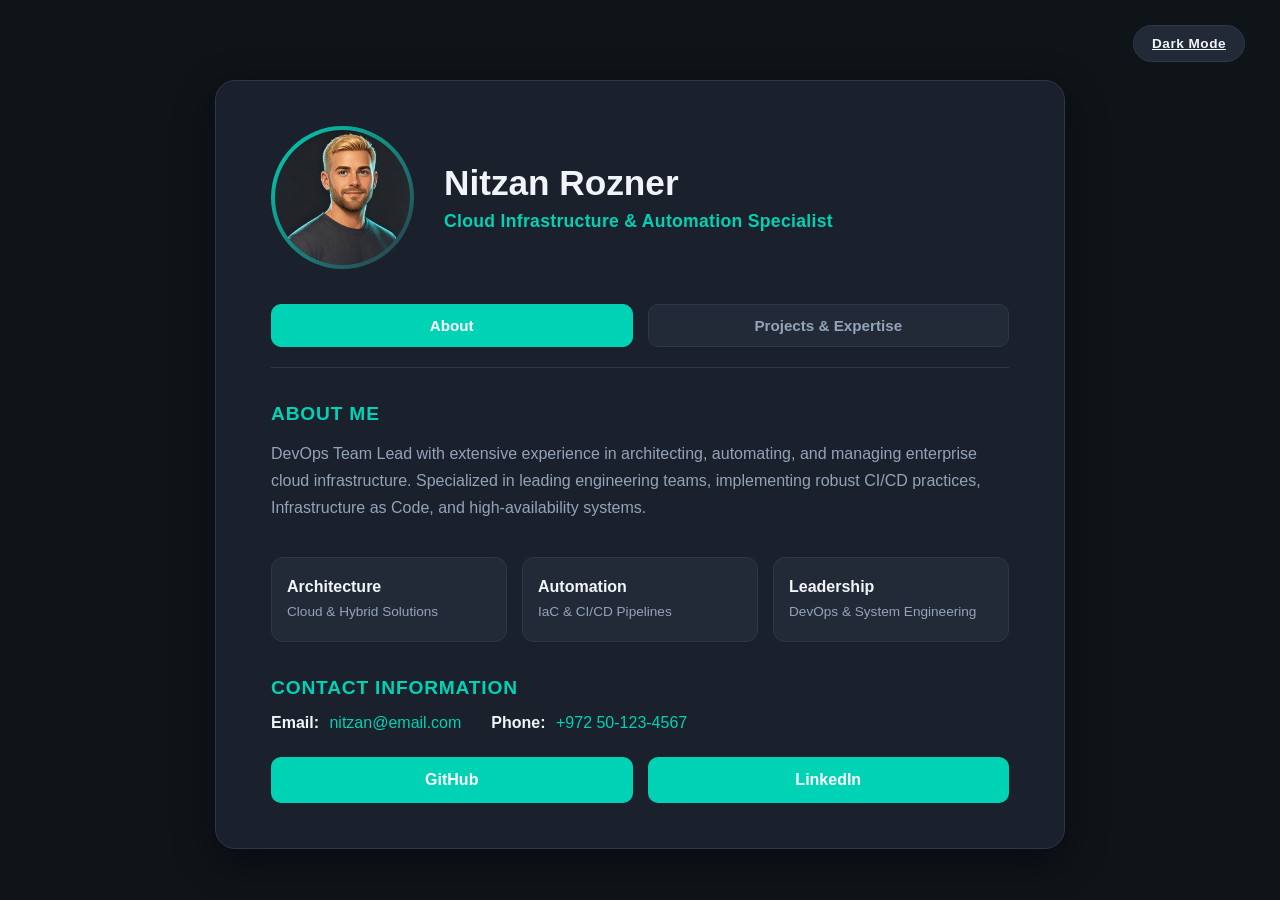
<file: index.html>
<!DOCTYPE html>
<html lang="en" dir="ltr">
<head>
    <meta charset="UTF-8">
    <meta name="viewport" content="width=device-width, initial-scale=1.0">
    <title>Digital Business Card - Home</title>
    <link rel="stylesheet" href="style.css">
</head>
<body>

    <!-- Anchor for light mode target -->
    <div id="light" style="position: absolute; top: 0;"></div>

    <!-- Page Wrapper -->
    <div class="page-wrapper">
        
        <!-- Theme switch toggle -->
        <div class="theme-switch-wrapper">
            <a href="#light" class="theme-switch dark-link">
                <span class="text light-text">Dark Mode</span>
                <span class="text dark-text">Light Mode</span>
            </a>
            <a href="#" class="theme-switch light-link">
                <span class="text light-text">Dark Mode</span>
                <span class="text dark-text">Light Mode</span>
            </a>
        </div>

        <main class="card-container">
            
            <!-- Header -->
            <header class="profile-header">
                <div class="profile-img-container">
                    <img src="images/profile.jpg" alt="Profile Picture" class="profile-img">
                </div>
                <div class="profile-header-text">
                    <h1>Nitzan Rozner</h1>
                    <h2>Cloud Infrastructure & Automation Specialist</h2>
                </div>
            </header>

            <!-- navigation bar -->
            <nav class="nav-bar">
                <a href="index.html" class="nav-link active dark-link">About</a>
                <a href="index.html#light" class="nav-link active light-link">About</a>
                <a href="projects.html" class="nav-link dark-link">Projects & Expertise</a>
                <a href="projects.html#light" class="nav-link light-link">Projects & Expertise</a>
            </nav>

            <!-- about -->
            <section class="content-section">
                <h3 class="section-title">About Me</h3>
                <p>
                    DevOps Team Lead with extensive experience in architecting, automating, and managing enterprise cloud infrastructure. 
                    Specialized in leading engineering teams, implementing robust CI/CD practices, Infrastructure as Code, and high-availability systems.
                </p>
            </section>

            <!-- Quick Specs -->
            <section class="highlights-grid">
                <div class="highlight-card">
                    <h4>Architecture</h4>
                    <p>Cloud & Hybrid Solutions</p>
                </div>
                <div class="highlight-card">
                    <h4>Automation</h4>
                    <p>IaC & CI/CD Pipelines</p>
                </div>
                <div class="highlight-card">
                    <h4>Leadership</h4>
                    <p>DevOps & System Engineering</p>
                </div>
            </section>

            <!-- contact info -->
            <footer class="contact-section">
                <h3 class="section-title">Contact Information</h3>
                <ul class="contact-list">
                    <li><span>Email:</span> <a href="mailto:example@email.com">nitzan@email.com</a></li>
                    <li><span>Phone:</span> <a href="tel:+972501234567">+972 50-123-4567</a></li>
                </ul>

                <div class="social-links">
                    <a href="https://github.com/nitz121" target="_blank" rel="noopener noreferrer" class="btn">GitHub</a>
                    <a href="https://linkedin.com" target="_blank" rel="noopener noreferrer" class="btn">LinkedIn</a>
                </div>
            </footer>

        </main>
    </div>

</body>
</html>
</file>
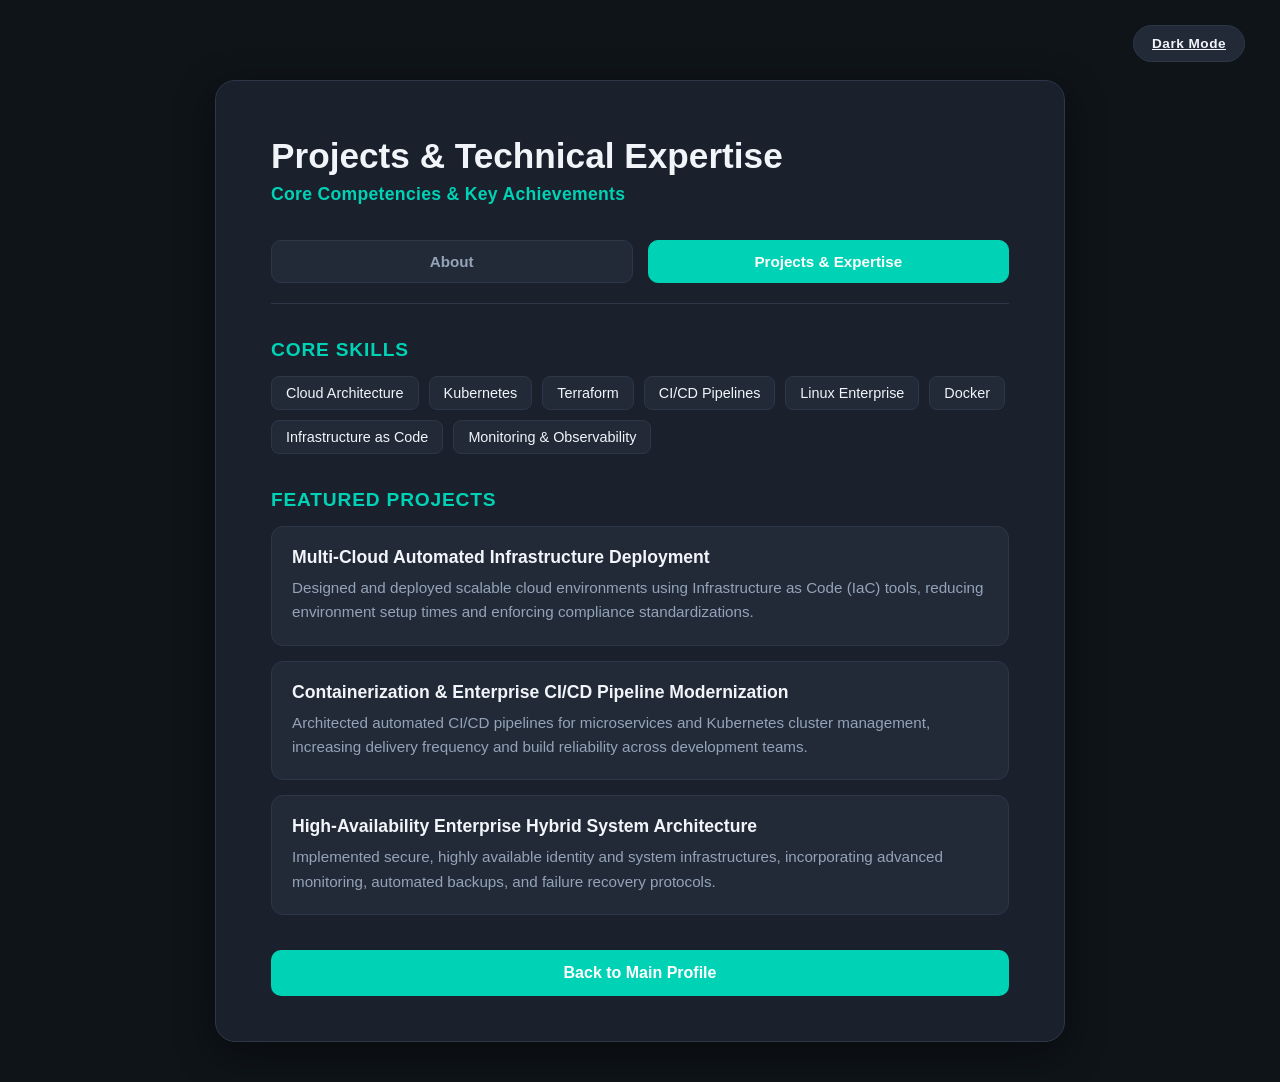
<file: projects.html>
<!DOCTYPE html>
<html lang="en" dir="ltr">
<head>
    <meta charset="UTF-8">
    <meta name="viewport" content="width=device-width, initial-scale=1.0">
    <title>Digital Business Card - Projects</title>
    <link rel="stylesheet" href="style.css">
</head>
<body>

    <!-- Anchor for light mode target -->
    <div id="light" style="position: absolute; top: 0;"></div>

    <div class="page-wrapper">
        
        <div class="theme-switch-wrapper">
            <a href="#light" class="theme-switch dark-link">
                <span class="text light-text">Dark Mode</span>
                <span class="text dark-text">Light Mode</span>
            </a>
            <a href="#" class="theme-switch light-link">
                <span class="text light-text">Dark Mode</span>
                <span class="text dark-text">Light Mode</span>
            </a>
        </div>

        <main class="card-container">
            
            <header class="profile-header compact">
                <div class="profile-header-text">
                    <h1>Projects & Technical Expertise</h1>
                    <h2>Core Competencies & Key Achievements</h2>
                </div>
            </header>

            <nav class="nav-bar">
                <a href="index.html" class="nav-link dark-link">About</a>
                <a href="index.html#light" class="nav-link light-link">About</a>
                <a href="projects.html" class="nav-link active dark-link">Projects & Expertise</a>
                <a href="projects.html#light" class="nav-link active light-link">Projects & Expertise</a>
            </nav>

            <section class="content-section">
                <h3 class="section-title">Core Skills</h3>
                <div class="skills-tags">
                    <span class="tag">Cloud Architecture</span>
                    <span class="tag">Kubernetes</span>
                    <span class="tag">Terraform</span>
                    <span class="tag">CI/CD Pipelines</span>
                    <span class="tag">Linux Enterprise</span>
                    <span class="tag">Docker</span>
                    <span class="tag">Infrastructure as Code</span>
                    <span class="tag">Monitoring & Observability</span>
                </div>
            </section>

            <section class="content-section">
                <h3 class="section-title">Featured Projects</h3>
                
                <div class="project-item">
                    <h4>Multi-Cloud Automated Infrastructure Deployment</h4>
                    <p>Designed and deployed scalable cloud environments using Infrastructure as Code (IaC) tools, reducing environment setup times and enforcing compliance standardizations.</p>
                </div>

                <div class="project-item">
                    <h4>Containerization & Enterprise CI/CD Pipeline Modernization</h4>
                    <p>Architected automated CI/CD pipelines for microservices and Kubernetes cluster management, increasing delivery frequency and build reliability across development teams.</p>
                </div>

                <div class="project-item">
                    <h4>High-Availability Enterprise Hybrid System Architecture</h4>
                    <p>Implemented secure, highly available identity and system infrastructures, incorporating advanced monitoring, automated backups, and failure recovery protocols.</p>
                </div>
            </section>

            <footer class="contact-section">
                <div class="social-links">
                    <a href="index.html" class="btn dark-link">Back to Main Profile</a>
                    <a href="index.html#light" class="btn light-link">Back to Main Profile</a>
                </div>
            </footer>

        </main>
    </div>

</body>
</html>
</file>
<file: style.css>
/* base variables */
:root {
    --bg-color: #0f1419;
    --card-bg: #1a202c;
    --card-secondary-bg: #222a38;
    --text-primary: #f1f5f9;
    --text-secondary: #94a3b8;
    --accent-teal: #00d2b5;
    --accent-teal-hover: #00b39b;
    --border-color: #2d3748;
    --shadow: 0 12px 40px rgba(0, 0, 0, 0.45);
    --font-family: -apple-system, BlinkMacSystemFont, 'Segoe UI', Roboto, Helvetica, Arial, sans-serif;
}

* {
    box-sizing: border-box;
    margin: 0;
    padding: 0;
}

body {
    font-family: var(--font-family);
    margin: 0;
    padding: 0;
}

/* Note: #light is handled inline in HTML */

/* changes background color */
.page-wrapper {
    background-color: var(--bg-color);
    color: var(--text-primary);
    min-height: 100vh;
    width: 100%;
    display: flex;
    justify-content: center;
    align-items: flex-start; /* Prevents card from being stuck in dead-center vertically */
    padding: 80px 20px 40px;
    transition: background-color 0.3s ease, color 0.3s ease;
    position: relative;
}

/* override light mode for the whole page */
#light:target ~ .page-wrapper {
    --bg-color: #e2e8f0;
    --card-bg: #ffffff;
    --card-secondary-bg: #f8fafc;
    --text-primary: #0f172a;
    --text-secondary: #475569;
    --accent-teal: #009688;
    --accent-teal-hover: #00796b;
    --border-color: #cbd5e1;
    --shadow: 0 12px 40px rgba(0, 0, 0, 0.08);
}

/* card container */
.card-container {
    background-color: var(--card-bg);
    border: 1px solid var(--border-color);
    border-radius: 20px;
    box-shadow: var(--shadow);
    max-width: 850px; /* Expanded width to space out content */
    width: 100%;
    padding: 45px 55px;
    transition: all 0.3s ease;
}

/* theme switch button */
.theme-switch-wrapper {
    position: absolute;
    top: 25px;
    right: 35px;
}

.theme-switch {
    background-color: var(--card-secondary-bg);
    border: 1px solid var(--border-color);
    color: var(--text-primary);
    padding: 10px 18px;
    border-radius: 25px;
    cursor: pointer;
    font-size: 0.85rem;
    font-weight: 600;
    letter-spacing: 0.5px;
    transition: all 0.2s ease;
    user-select: none;
    display: inline-block;
}

.theme-switch:hover {
    border-color: var(--accent-teal);
    color: var(--accent-teal);
}

.dark-text { display: none; }
#light:target ~ .page-wrapper .light-text { display: none; }
#light:target ~ .page-wrapper .dark-text { display: inline; }

/* Links preserving state */
.light-link { display: none; }
#light:target ~ .page-wrapper .dark-link { display: none; }
#light:target ~ .page-wrapper .light-link { display: block; }
#light:target ~ .page-wrapper a.theme-switch.light-link { display: inline-block; }

/* header */
.profile-header {
    display: flex;
    align-items: center;
    gap: 30px;
    margin-bottom: 35px;
    text-align: left;
}

.profile-header.compact {
    margin-top: 10px;
}

.profile-img-container {
    flex-shrink: 0;
    padding: 4px;
    border-radius: 50%;
    background: linear-gradient(135deg, var(--accent-teal), var(--border-color));
}

.profile-img {
    width: 135px;
    height: 135px;
    border-radius: 50%;
    object-fit: cover;
    display: block;
}

.profile-header-text h1 {
    font-size: 2.2rem;
    font-weight: 700;
    color: var(--text-primary);
    margin-bottom: 8px;
}

.profile-header-text h2 {
    font-size: 1.1rem;
    color: var(--accent-teal);
    font-weight: 600;
    letter-spacing: 0.3px;
}

/* navigation bar */
.nav-bar {
    display: flex;
    gap: 15px;
    margin-bottom: 35px;
    border-bottom: 1px solid var(--border-color);
    padding-bottom: 20px;
}

.nav-link {
    flex: 1;
    text-align: center;
    padding: 12px;
    background-color: var(--card-secondary-bg);
    color: var(--text-secondary);
    text-decoration: none;
    border-radius: 10px;
    font-size: 0.95rem;
    font-weight: 600;
    border: 1px solid var(--border-color);
    transition: all 0.2s ease;
}

.nav-link:hover {
    color: var(--text-primary);
    border-color: var(--accent-teal);
}

.nav-link.active {
    background-color: var(--accent-teal);
    color: #ffffff;
    border-color: var(--accent-teal);
}

/* Content Sections */
.content-section {
    margin-bottom: 35px;
}

.section-title {
    font-size: 1.2rem;
    color: var(--accent-teal);
    margin-bottom: 15px;
    font-weight: 700;
    text-transform: uppercase;
    letter-spacing: 0.8px;
}

p {
    font-size: 1rem;
    line-height: 1.7;
    color: var(--text-secondary);
}

/* Highlights Grid */
.highlights-grid {
    display: grid;
    grid-template-columns: repeat(3, 1fr);
    gap: 15px;
    margin-bottom: 35px;
}

.highlight-card {
    background-color: var(--card-secondary-bg);
    border: 1px solid var(--border-color);
    padding: 20px 15px;
    border-radius: 12px;
    text-align: left;
}

.highlight-card h4 {
    font-size: 1rem;
    color: var(--text-primary);
    margin-bottom: 6px;
}

.highlight-card p {
    font-size: 0.85rem;
    color: var(--text-secondary);
    line-height: 1.4;
}

/* skills tags */
.skills-tags {
    display: flex;
    flex-wrap: wrap;
    gap: 10px;
}

.tag {
    background-color: var(--card-secondary-bg);
    border: 1px solid var(--border-color);
    color: var(--text-primary);
    padding: 8px 14px;
    border-radius: 8px;
    font-size: 0.9rem;
    font-weight: 500;
}


.project-item {
    background-color: var(--card-secondary-bg);
    border: 1px solid var(--border-color);
    padding: 20px;
    border-radius: 12px;
    margin-bottom: 15px;
}

.project-item h4 {
    font-size: 1.1rem;
    color: var(--text-primary);
    margin-bottom: 8px;
}

.project-item p {
    font-size: 0.95rem;
    line-height: 1.6;
}

/* Contact List */
.contact-list {
    list-style: none;
    margin-bottom: 25px;
    display: flex;
    gap: 30px;
}

.contact-list li {
    font-size: 1rem;
    color: var(--text-secondary);
}

.contact-list span {
    font-weight: 600;
    color: var(--text-primary);
    margin-right: 6px;
}

.contact-list a {
    color: var(--accent-teal);
    text-decoration: none;
}

.contact-list a:hover {
    text-decoration: underline;
}

/* Social Buttons */
.social-links {
    display: flex;
    gap: 15px;
}

.btn {
    flex: 1;
    text-align: center;
    padding: 14px;
    background-color: var(--accent-teal);
    color: #ffffff;
    text-decoration: none;
    border-radius: 10px;
    font-weight: 600;
    font-size: 1rem;
    transition: background-color 0.2s ease;
}

.btn:hover {
    background-color: var(--accent-teal-hover);
}

/* responsive to tablets and mobile */
@media (max-width: 768px) {
    .page-wrapper {
        padding: 70px 15px 30px;
    }

    .theme-switch-wrapper {
        top: 15px;
        right: 15px;
    }

    .card-container {
        padding: 30px 25px;
    }

    .profile-header {
        flex-direction: column;
        text-align: center;
        gap: 20px;
    }

    .profile-header-text h1 {
        font-size: 1.8rem;
    }

    .nav-bar {
        flex-direction: column;
    }

    .highlights-grid {
        grid-template-columns: 1fr;
    }

    .contact-list {
        flex-direction: column;
        gap: 12px;
    }

    .social-links {
        flex-direction: column;
    }
}
</file>
